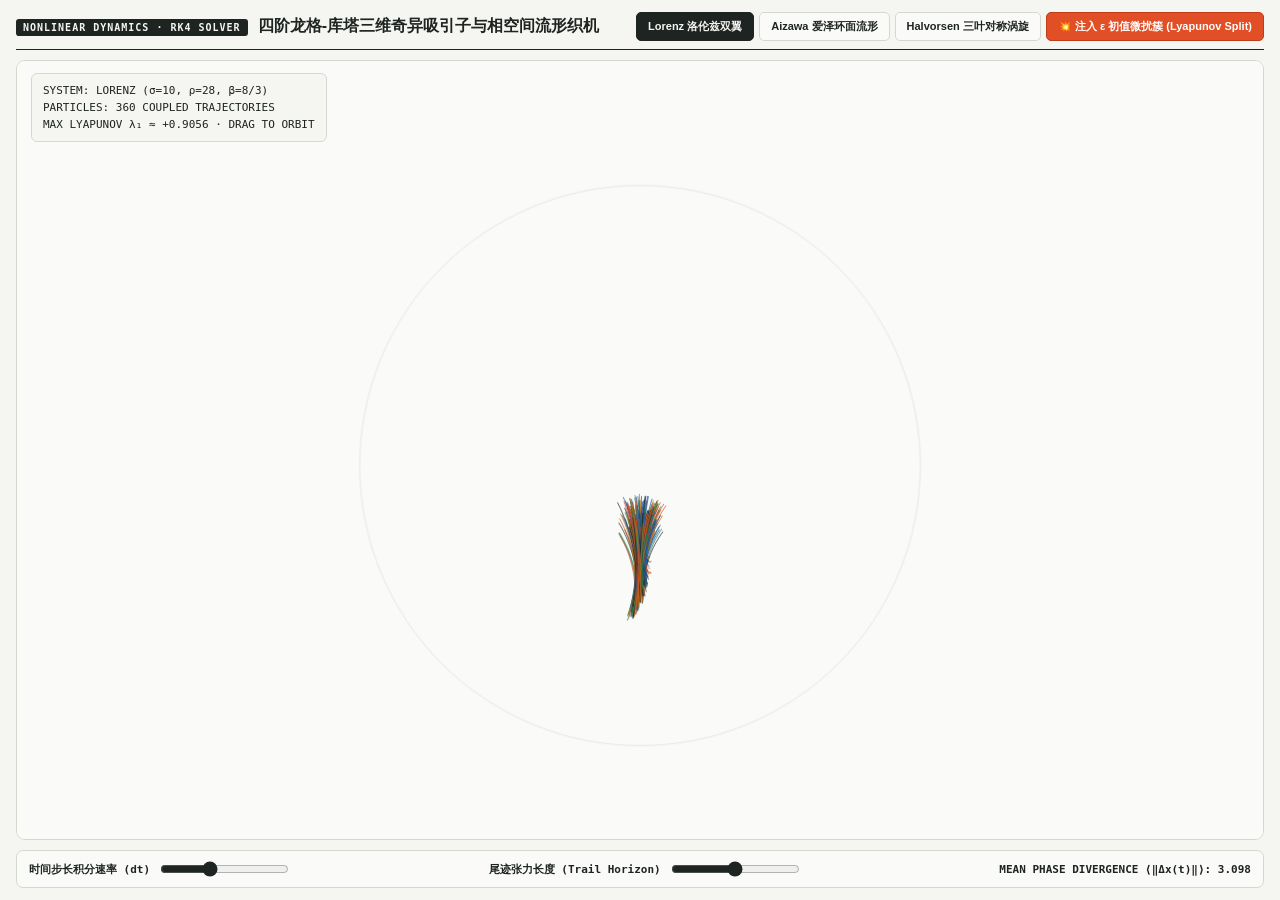
<file: demos/chaos-attractor/deepseek-v4-pro.html>
<!doctype html>
<html lang="zh-CN">
<head>
<meta charset="utf-8">
<meta name="viewport" content="width=device-width,initial-scale=1">
<title>黎曼相空间混沌吸引子与李雅普诺夫织机</title>
<style>
:root {
  --paper: #f5f5f1;
  --card: #fafbf8;
  --ink: #1e2421;
  --muted: #5d665f;
  --line: #d4d9d0;
  --vermilion: #e04f26;
  --emerald: #1f7a54;
  --cobalt: #1d57a8;
  --mono: "JetBrains Mono", "SFMono-Regular", Consolas, monospace;
  --sans: "Inter", "PingFang SC", "Microsoft YaHei", sans-serif;
}
* { box-sizing: border-box; }
body {
  margin: 0;
  background: var(--paper);
  color: var(--ink);
  font-family: var(--sans);
  overflow: hidden;
  height: 100vh;
  display: grid;
  grid-template-rows: auto 1fr auto;
  padding: 12px 16px;
  gap: 10px;
}
header, footer {
  display: flex;
  align-items: center;
  justify-content: space-between;
  gap: 10px;
  flex-wrap: wrap;
}
header {
  border-bottom: 1.5px solid var(--ink);
  padding-bottom: 8px;
}
.brand {
  display: flex;
  align-items: baseline;
  gap: 10px;
}
.tag {
  font: 700 10px var(--mono);
  background: var(--ink);
  color: var(--paper);
  padding: 3px 7px;
  border-radius: 3px;
  letter-spacing: 0.1em;
}
h1 {
  margin: 0;
  font-size: 16px;
  font-weight: 760;
}
.tabs {
  display: flex;
  gap: 5px;
}
button {
  font: 600 11px var(--sans);
  padding: 6px 11px;
  border-radius: 5px;
  border: 1px solid var(--line);
  background: var(--card);
  color: var(--ink);
  cursor: pointer;
}
button.active {
  background: var(--ink);
  color: var(--paper);
  border-color: var(--ink);
}
button.pulse {
  background: var(--vermilion);
  color: #fff;
  border-color: #bf3c17;
}
.stage {
  position: relative;
  background: var(--card);
  border: 1px solid var(--line);
  border-radius: 9px;
  overflow: hidden;
}
canvas {
  width: 100%;
  height: 100%;
  display: block;
  cursor: grab;
}
canvas:active { cursor: grabbing; }
.hud {
  position: absolute;
  top: 12px;
  left: 14px;
  background: rgba(245, 245, 241, 0.88);
  border: 1px solid var(--line);
  border-radius: 6px;
  padding: 8px 11px;
  font: 500 11px var(--mono);
  pointer-events: none;
  line-height: 1.55;
}
footer {
  background: var(--card);
  border: 1px solid var(--line);
  border-radius: 7px;
  padding: 8px 12px;
  font: 600 11px var(--mono);
}
.slider-box {
  display: flex;
  align-items: center;
  gap: 8px;
}
input[type="range"] {
  accent-color: var(--ink);
}
</style>
</head>
<body>
<header>
  <div class="brand">
    <span class="tag">NONLINEAR DYNAMICS · RK4 SOLVER</span>
    <h1>四阶龙格-库塔三维奇异吸引子与相空间流形织机</h1>
  </div>
  <div class="tabs">
    <button class="sys-btn active" data-sys="lorenz">Lorenz 洛伦兹双翼</button>
    <button class="sys-btn" data-sys="aizawa">Aizawa 爱泽环面流形</button>
    <button class="sys-btn" data-sys="halvorsen">Halvorsen 三叶对称涡旋</button>
    <button class="pulse" id="btnPerturb">💥 注入 ε 初值微扰簇 (Lyapunov Split)</button>
  </div>
</header>

<div class="stage">
  <canvas id="cv"></canvas>
  <div class="hud" id="hud">
    SYSTEM: LORENZ (σ=10, ρ=28, β=8/3)<br>
    PARTICLES: 360 COUPLED TRAJECTORIES<br>
    MAX LYAPUNOV λ₁ ≈ +0.9056 · DRAG TO ORBIT
  </div>
</div>

<footer>
  <div class="slider-box">
    <span>时间步长积分速率 (dt)</span>
    <input type="range" id="slSpeed" min="0.3" max="2.2" step="0.1" value="1.0">
  </div>
  <div class="slider-box">
    <span>尾迹张力长度 (Trail Horizon)</span>
    <input type="range" id="slTrail" min="15" max="75" step="5" value="45">
  </div>
  <span id="readout">PHASE DIVERGENCE Δx(t): 0.042</span>
</footer>

<script>
(() => {
  const cv = document.getElementById('cv');
  const ctx = cv.getContext('2d');
  let sys = 'lorenz';
  let yaw = 0.55, pitch = 0.35;
  let dragging = false, lx = 0, ly = 0;
  let speedMult = 1.0;
  let trailLen = 45;

  const N = 220;
  let particles = [];

  function initParticles(mode, tightCluster = false) {
    particles = [];
    const palette = ['#1e2421', '#e04f26', '#1d57a8', '#1f7a54', '#b56c0e'];
    const base = mode === 'lorenz' ? [0.1, 0, 20] : (mode === 'aizawa' ? [0.1, 0, 0] : [-1.48, -1.51, 2.04]);
    for (let i = 0; i < N; i++) {
      const spread = tightCluster ? 0.02 : (mode === 'aizawa' ? 0.45 : 3.5);
      const x = base[0] + (Math.random() - 0.5) * spread;
      const y = base[1] + (Math.random() - 0.5) * spread;
      const z = base[2] + (Math.random() - 0.5) * spread;
      particles.push({
        pts: [[x, y, z]],
        color: palette[i % palette.length],
        width: (i % 7 === 0) ? 1.8 : 1.0
      });
    }
  }

  function deriv(mode, x, y, z) {
    if (mode === 'lorenz') {
      return [10 * (y - x), x * (28 - z) - y, x * y - (8 / 3) * z];
    } else if (mode === 'aizawa') {
      const a = 0.95, b = 0.7, c = 0.6, d = 3.5, e = 0.25, f = 0.1;
      return [
        (z - b) * x - d * y,
        d * x + (z - b) * y,
        c + a * z - (z * z * z) / 3 - (x * x + y * y) * (1 + e * z) + f * z * x * x * x
      ];
    } else {
      const a = 1.4;
      return [
        -a * x - 4 * y - 4 * z - y * y,
        -a * y - 4 * z - 4 * x - z * z,
        -a * z - 4 * x - 4 * y - x * x
      ];
    }
  }

  function rk4(mode, p, dt) {
    const [x, y, z] = p;
    const k1 = deriv(mode, x, y, z);
    const k2 = deriv(mode, x + 0.5 * dt * k1[0], y + 0.5 * dt * k1[1], z + 0.5 * dt * k1[2]);
    const k3 = deriv(mode, x + 0.5 * dt * k2[0], y + 0.5 * dt * k2[1], z + 0.5 * dt * k2[2]);
    const k4 = deriv(mode, x + dt * k3[0], y + dt * k3[1], z + dt * k3[2]);
    return [
      x + (dt / 6) * (k1[0] + 2 * k2[0] + 2 * k3[0] + k4[0]),
      y + (dt / 6) * (k1[1] + 2 * k2[1] + 2 * k3[1] + k4[1]),
      z + (dt / 6) * (k1[2] + 2 * k2[2] + 2 * k3[2] + k4[2])
    ];
  }

  function resize() {
    const r = cv.parentElement.getBoundingClientRect();
    const dpr = Math.min(window.devicePixelRatio || 1, 2);
    cv.width = Math.floor(r.width * dpr);
    cv.height = Math.floor(r.height * dpr);
  }
  window.addEventListener('resize', resize);
  resize();
  initParticles(sys);

  cv.addEventListener('pointerdown', e => { dragging = true; lx = e.clientX; ly = e.clientY; cv.setPointerCapture(e.pointerId); });
  cv.addEventListener('pointermove', e => {
    if (!dragging) return;
    yaw += (e.clientX - lx) * 0.007;
    pitch = Math.max(-1.2, Math.min(1.2, pitch + (e.clientY - ly) * 0.007));
    lx = e.clientX; ly = e.clientY;
  });
  cv.addEventListener('pointerup', () => { dragging = false; });

  document.querySelectorAll('.sys-btn').forEach(btn => {
    btn.addEventListener('click', () => {
      document.querySelectorAll('.sys-btn').forEach(b => b.classList.remove('active'));
      btn.classList.add('active');
      sys = btn.dataset.sys;
      initParticles(sys, false);
      const labels = {
        lorenz: 'SYSTEM: LORENZ (σ=10, ρ=28, β=8/3)<br>PARTICLES: 220 RK4 TRAJECTORIES<br>MAX LYAPUNOV λ₁ ≈ +0.9056 · DRAG TO ORBIT',
        aizawa: 'SYSTEM: AIZAWA TORUS (a=0.95, b=0.7, c=0.6, d=3.5)<br>PARTICLES: 220 RK4 TRAJECTORIES<br>TOROIDAL FOLDING MANIFOLD · DRAG TO ORBIT',
        halvorsen: 'SYSTEM: HALVORSEN CYCLIC (a=1.40)<br>PARTICLES: 220 RK4 TRAJECTORIES<br>C₃ SYMMETRIC STRANGE ATTRACTOR · DRAG TO ORBIT'
      };
      document.getElementById('hud').innerHTML = labels[sys];
    });
  });

  document.getElementById('btnPerturb').addEventListener('click', () => {
    initParticles(sys, true);
  });
  document.getElementById('slSpeed').addEventListener('input', e => { speedMult = parseFloat(e.target.value); });
  document.getElementById('slTrail').addEventListener('input', e => { trailLen = parseInt(e.target.value, 10); });

  function loop() {
    const W = cv.width, H = cv.height;
    ctx.fillStyle = '#fafbf8';
    ctx.fillRect(0, 0, W, H);

    // Subtle polar reticle
    const cx = W * 0.5, cy = H * 0.52;
    const R = Math.min(W, H) * 0.36;
    ctx.strokeStyle = '#e5e9e0';
    ctx.lineWidth = 1;
    ctx.beginPath();
    ctx.arc(cx, cy, R, 0, Math.PI * 2);
    ctx.stroke();

    const baseDt = (sys === 'lorenz' ? 0.0055 : (sys === 'aizawa' ? 0.009 : 0.0045)) * speedMult;
    const scale = sys === 'lorenz' ? (R / 26) : (sys === 'aizawa' ? (R / 1.55) : (R / 7.5));
    const zOffset = sys === 'lorenz' ? 25 : (sys === 'aizawa' ? 0.1 : 0);

    if (!dragging) yaw += 0.0035;
    const cyaw = Math.cos(yaw), syaw = Math.sin(yaw);
    const cpitch = Math.cos(pitch), spitch = Math.sin(pitch);

    let spreadSum = 0;
    const p0 = particles[0].pts[particles[0].pts.length - 1];

    for (let i = 0; i < N; i++) {
      const p = particles[i];
      const last = p.pts[p.pts.length - 1];
      const next = rk4(sys, last, baseDt);
      if (isFinite(next[0]) && Math.abs(next[0]) < 200) {
        p.pts.push(next);
      } else {
        p.pts = [[0.1, 0.1, zOffset]];
      }
      while (p.pts.length > trailLen) p.pts.shift();

      const dx = next[0] - p0[0], dy = next[1] - p0[1], dz = next[2] - p0[2];
      spreadSum += Math.sqrt(dx * dx + dy * dy + dz * dz);

      ctx.strokeStyle = p.color;
      ctx.lineWidth = p.width;
      ctx.globalAlpha = 0.72;
      ctx.beginPath();
      for (let k = 0; k < p.pts.length; k++) {
        const [px, py, pz0] = p.pts[k];
        const pz = pz0 - zOffset;
        const x1 = px * cyaw - py * syaw;
        const y1 = px * syaw + py * cyaw;
        const y2 = y1 * spitch - pz * cpitch;
        const sx = cx + x1 * scale;
        const sy = cy + y2 * scale;
        k === 0 ? ctx.moveTo(sx, sy) : ctx.lineTo(sx, sy);
      }
      ctx.stroke();
    }
    ctx.globalAlpha = 1;
    document.getElementById('readout').textContent = `MEAN PHASE DIVERGENCE ⟨‖Δx(t)‖⟩: ${(spreadSum / N).toFixed(3)}`;
    requestAnimationFrame(loop);
  }
  loop();
})();
</script>
</body>
</html>
</file>
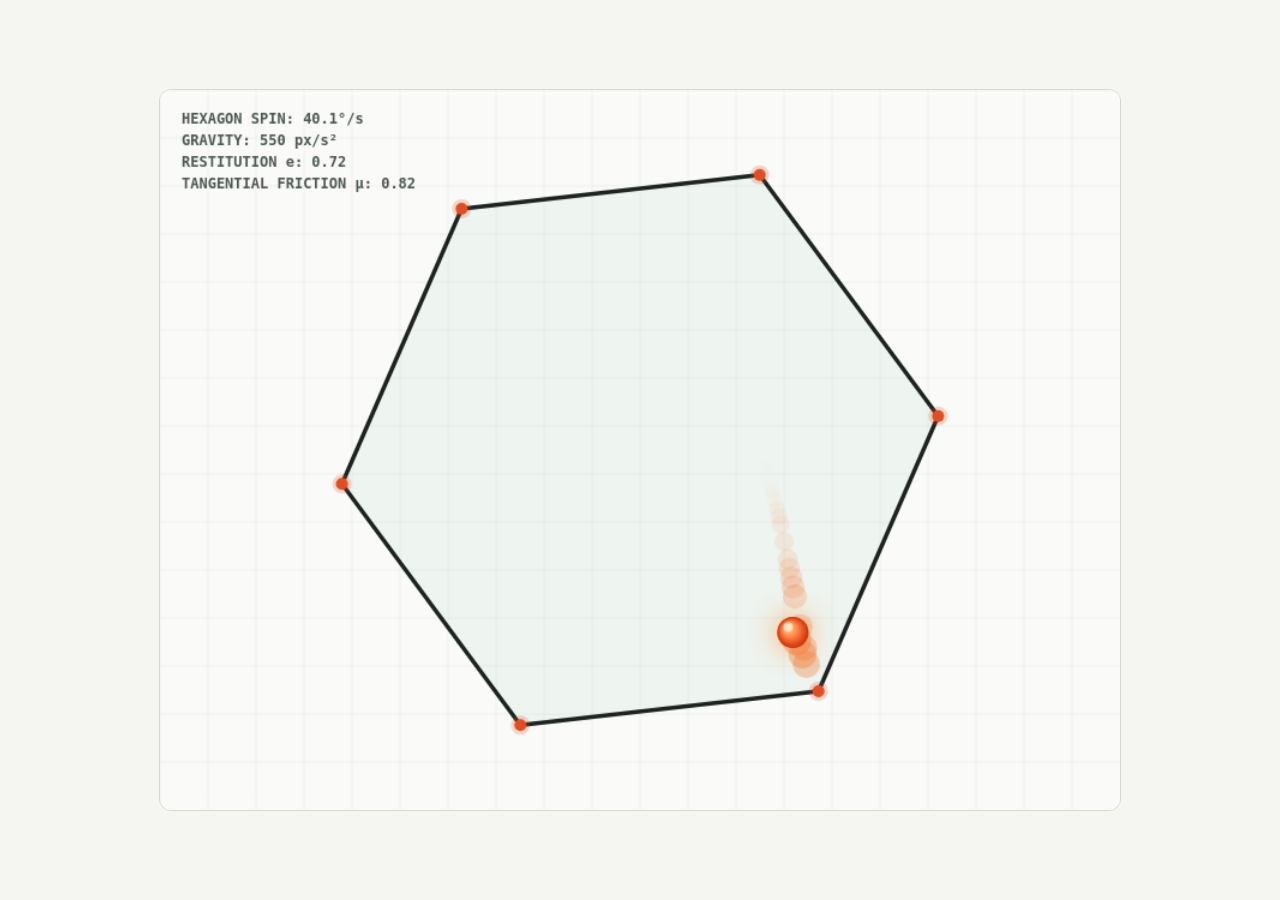
<file: demos/hexagon-ball/deepseek-v4-pro.html>
<!DOCTYPE html>
<html lang="en">
<head>
    <meta charset="UTF-8">
    <meta name="viewport" content="width=device-width, initial-scale=1.0">
    <title>Bouncing Ball in Spinning Hexagon</title>
    <style>
        body {
            margin: 0;
            display: flex;
            justify-content: center;
            align-items: center;
            height: 100vh;
            background: #f5f5f1;
            font-family: 'Inter', 'Segoe UI', Tahoma, sans-serif;
            overflow: hidden;
        }
        canvas {
            border-radius: 12px;
            border: 1px solid #d4d9d0;
            background: #fafbf8;
            display: block;
        }
    </style>
</head>
<body>
    <canvas id="canvas" width="800" height="600"></canvas>
    <script>
        (function() {
            const canvas = document.getElementById('canvas');
            const ctx = canvas.getContext('2d');

            // Canvas dimensions
            const W = canvas.width;
            const H = canvas.height;

            // Hexagon parameters
            const hexCenterX = W / 2;
            const hexCenterY = H / 2;
            const hexRadius = 250;
            const hexSpinSpeed = 0.7; // rad/s, positive = clockwise (in canvas coords)
            let hexAngle = 0;

            // Ball parameters
            const ballRadius = 13;
            let ballX = hexCenterX + 30;
            let ballY = hexCenterY - 80;
            let ballVX = 90;
            let ballVY = -120;
            const gravity = 550; // px/s²
            const restitution = 0.72; // bounciness (energy preserved per bounce)
            const wallFriction = 0.82; // tangential velocity retention during bounce

            // Trail
            const trailLength = 22;
            const trailPositions = [];

            // Physics substeps per frame
            const SUBSTEPS = 8;

            // Get hexagon vertices at a given angle
            function getHexVertices(angle) {
                const verts = [];
                for (let i = 0; i < 6; i++) {
                    const a = angle + i * Math.PI / 3;
                    verts.push({
                        x: hexCenterX + hexRadius * Math.cos(a),
                        y: hexCenterY + hexRadius * Math.sin(a)
                    });
                }
                return verts;
            }

            // Compute inward normal for an edge (points toward hexagon center)
            function getInwardNormal(v1, v2) {
                const dx = v2.x - v1.x;
                const dy = v2.y - v1.y;
                const len = Math.sqrt(dx * dx + dy * dy);
                if (len < 1e-10) return { x: 0, y: -1 };

                // Two candidate perpendiculars
                const nx1 = -dy / len,
                    ny1 = dx / len;
                const nx2 = dy / len,
                    ny2 = -dx / len;

                // Midpoint of edge
                const mx = (v1.x + v2.x) / 2;
                const my = (v1.y + v2.y) / 2;

                // Vector from midpoint to center
                const cxDir = hexCenterX - mx;
                const cyDir = hexCenterY - my;

                // Pick the normal that points toward the center
                if (nx1 * cxDir + ny1 * cyDir > 0) {
                    return { x: nx1, y: ny1 };
                } else {
                    return { x: nx2, y: ny2 };
                }
            }

            // Closest point on segment from ball position
            function closestPointOnSegment(px, py, v1, v2) {
                const dx = v2.x - v1.x;
                const dy = v2.y - v1.y;
                const lenSq = dx * dx + dy * dy;
                if (lenSq < 1e-12) return { x: v1.x, y: v1.y };
                let t = ((px - v1.x) * dx + (py - v1.y) * dy) / lenSq;
                t = Math.max(0, Math.min(1, t));
                return { x: v1.x + t * dx, y: v1.y + t * dy };
            }

            // Wall velocity at a point due to hexagon rotation
            function getWallVelocity(px, py, angularVel) {
                return {
                    x: -angularVel * (py - hexCenterY),
                    y: angularVel * (px - hexCenterX)
                };
            }

            // Resolve collisions with all hexagon walls
            function resolveCollisions() {
                const vertices = getHexVertices(hexAngle);
                const epsilon = 0.05;

                for (let i = 0; i < 6; i++) {
                    const v1 = vertices[i];
                    const v2 = vertices[(i + 1) % 6];
                    const normal = getInwardNormal(v1, v2);

                    // Signed distance from ball center to edge line (positive = inside)
                    const dist = normal.x * (ballX - v1.x) + normal.y * (ballY - v1.y);

                    if (dist < ballRadius - epsilon) {
                        // Find closest point on the edge segment
                        const closest = closestPointOnSegment(ballX, ballY, v1, v2);

                        // Wall velocity at contact point
                        const wallVel = getWallVelocity(closest.x, closest.y, hexSpinSpeed);

                        // Relative velocity of ball w.r.t. wall
                        const relVX = ballVX - wallVel.x;
                        const relVY = ballVY - wallVel.y;

                        // Decompose relative velocity
                        const relNormal = relVX * normal.x + relVY * normal.y;
                        const relTangentialX = relVX - relNormal * normal.x;
                        const relTangentialY = relVY - relNormal * normal.y;

                        // Only bounce if moving toward the wall (prevents sticking)
                        if (relNormal < 0) {
                            // Reflect normal component with restitution
                            const newRelNormal = -restitution * relNormal;
                            // Apply friction to tangential component
                            const newRelTangentialX = wallFriction * relTangentialX;
                            const newRelTangentialY = wallFriction * relTangentialY;

                            // New relative velocity
                            const newRelVX = newRelNormal * normal.x + newRelTangentialX;
                            const newRelVY = newRelNormal * normal.y + newRelTangentialY;

                            // New absolute ball velocity
                            ballVX = newRelVX + wallVel.x;
                            ballVY = newRelVY + wallVel.y;
                        } else {
                            // Ball is already moving away, just use relative velocity
                            // (this handles the case where the wall is pushing the ball)
                            ballVX = relVX + wallVel.x;
                            ballVY = relVY + wallVel.y;
                        }

                        // Push ball out of the wall
                        const pushDist = ballRadius - dist;
                        ballX += normal.x * pushDist;
                        ballY += normal.y * pushDist;
                    }
                }

                // Safety: if ball somehow escapes, pull it back toward center
                const dx = ballX - hexCenterX;
                const dy = ballY - hexCenterY;
                const distFromCenter = Math.sqrt(dx * dx + dy * dy);
                const maxDist = hexRadius * 1.15;
                if (distFromCenter > maxDist) {
                    const scale = maxDist / distFromCenter;
                    ballX = hexCenterX + dx * scale;
                    ballY = hexCenterY + dy * scale;
                    // Dampen velocity to prevent re-escaping
                    ballVX *= 0.5;
                    ballVY *= 0.5;
                }
            }

            // Update physics for one substep
            function physicsStep(subDt) {
                // Update hexagon angle
                hexAngle += hexSpinSpeed * subDt;

                // Normalize angle to avoid floating point drift
                if (hexAngle > Math.PI * 2) hexAngle -= Math.PI * 2;
                if (hexAngle < 0) hexAngle += Math.PI * 2;

                // Apply gravity
                ballVY += gravity * subDt;

                // Update ball position
                ballX += ballVX * subDt;
                ballY += ballVY * subDt;

                // Resolve collisions
                resolveCollisions();
            }

            // Draw the hexagon with glowing walls
            function drawHexagon() {
                const vertices = getHexVertices(hexAngle);

                // Fill
                ctx.beginPath();
                ctx.moveTo(vertices[0].x, vertices[0].y);
                for (let i = 1; i < 6; i++) {
                    ctx.lineTo(vertices[i].x, vertices[i].y);
                }
                ctx.closePath();
                ctx.fillStyle = 'rgba(31, 122, 84, 0.05)';
                ctx.fill();

                // Wall stroke
                ctx.save();
                ctx.beginPath();
                ctx.moveTo(vertices[0].x, vertices[0].y);
                for (let i = 1; i < 6; i++) {
                    ctx.lineTo(vertices[i].x, vertices[i].y);
                }
                ctx.closePath();
                ctx.strokeStyle = '#1e2421';
                ctx.lineWidth = 3.5;
                ctx.lineJoin = 'round';
                ctx.lineCap = 'round';
                ctx.stroke();
                ctx.restore();

                // Secondary inner stroke for depth
                ctx.beginPath();
                ctx.moveTo(vertices[0].x, vertices[0].y);
                for (let i = 1; i < 6; i++) {
                    ctx.lineTo(vertices[i].x, vertices[i].y);
                }
                ctx.closePath();
                ctx.strokeStyle = 'rgba(30, 36, 33, 0.25)';
                ctx.lineWidth = 1.5;
                ctx.lineJoin = 'round';
                ctx.stroke();

                // Draw vertex markers
                for (let i = 0; i < 6; i++) {
                    ctx.beginPath();
                    ctx.arc(vertices[i].x, vertices[i].y, 5, 0, Math.PI * 2);
                    ctx.fillStyle = '#e04f26';
                    ctx.fill();
                    ctx.beginPath();
                    ctx.arc(vertices[i].x, vertices[i].y, 8, 0, Math.PI * 2);
                    ctx.fillStyle = 'rgba(224, 79, 38, 0.22)';
                    ctx.fill();
                }
            }

            // Draw the ball trail
            function drawTrail() {
                for (let i = 0; i < trailPositions.length; i++) {
                    const t = i / trailPositions.length;
                    const alpha = t * t * 0.5;
                    const radius = ballRadius * (0.3 + 0.7 * t);
                    const pos = trailPositions[i];
                    ctx.beginPath();
                    ctx.arc(pos.x, pos.y, radius, 0, Math.PI * 2);
                    ctx.fillStyle = `rgba(255, 120, 50, ${alpha})`;
                    ctx.fill();
                }
            }

            // Draw the ball with a gradient and glow
            function drawBall() {
                // Glow
                ctx.save();
                ctx.shadowColor = 'rgba(255, 140, 60, 0.8)';
                ctx.shadowBlur = 25;
                ctx.beginPath();
                ctx.arc(ballX, ballY, ballRadius, 0, Math.PI * 2);
                ctx.fillStyle = '#ff7043';
                ctx.fill();
                ctx.restore();

                // Main ball body with radial gradient
                const gradient = ctx.createRadialGradient(
                    ballX - ballRadius * 0.35, ballY - ballRadius * 0.35, ballRadius * 0.1,
                    ballX, ballY, ballRadius
                );
                gradient.addColorStop(0, '#ffcc80');
                gradient.addColorStop(0.4, '#ff8a50');
                gradient.addColorStop(0.8, '#e64a19');
                gradient.addColorStop(1, '#bf360c');
                ctx.beginPath();
                ctx.arc(ballX, ballY, ballRadius, 0, Math.PI * 2);
                ctx.fillStyle = gradient;
                ctx.fill();

                // Specular highlight
                ctx.beginPath();
                ctx.arc(ballX - ballRadius * 0.3, ballY - ballRadius * 0.35, ballRadius * 0.3, 0, Math.PI * 2);
                ctx.fillStyle = 'rgba(255, 255, 255, 0.55)';
                ctx.fill();
            }

            // Main render function
            function render() {
                // Clear canvas with warm paper background
                ctx.fillStyle = '#fafbf8';
                ctx.fillRect(0, 0, W, H);

                // Subtle background grid pattern
                ctx.strokeStyle = 'rgba(30, 36, 33, 0.06)';
                ctx.lineWidth = 0.75;
                const gridSize = 40;
                for (let x = 0; x < W; x += gridSize) {
                    ctx.beginPath();
                    ctx.moveTo(x, 0);
                    ctx.lineTo(x, H);
                    ctx.stroke();
                }
                for (let y = 0; y < H; y += gridSize) {
                    ctx.beginPath();
                    ctx.moveTo(0, y);
                    ctx.lineTo(W, y);
                    ctx.stroke();
                }

                // Draw trail (behind hexagon)
                drawTrail();

                // Draw hexagon
                drawHexagon();

                // Draw ball (on top)
                drawBall();

                // Info text
                ctx.fillStyle = '#4e5851';
                ctx.font = '600 12px "SFMono-Regular", Consolas, monospace';
                ctx.fillText('HEXAGON SPIN: ' + (hexSpinSpeed * 57.3).toFixed(1) + '°/s', 18, 28);
                ctx.fillText('GRAVITY: ' + gravity + ' px/s²', 18, 46);
                ctx.fillText('RESTITUTION e: ' + restitution.toFixed(2), 18, 64);
                ctx.fillText('TANGENTIAL FRICTION μ: ' + wallFriction.toFixed(2), 18, 82);
            }

            // Animation loop
            let lastTimestamp = 0;

            function animate(timestamp) {
                if (lastTimestamp === 0) {
                    lastTimestamp = timestamp;
                }

                // Calculate delta time in seconds, clamp to avoid large jumps
                let dt = (timestamp - lastTimestamp) / 1000;
                lastTimestamp = timestamp;
                dt = Math.min(dt, 0.05);
                dt = Math.max(dt, 0.001);

                // Physics substeps
                const subDt = dt / SUBSTEPS;
                for (let i = 0; i < SUBSTEPS; i++) {
                    physicsStep(subDt);
                }

                // Update trail
                trailPositions.push({ x: ballX, y: ballY });
                if (trailPositions.length > trailLength) {
                    trailPositions.shift();
                }

                // Render
                render();

                requestAnimationFrame(animate);
            }

            // Handle canvas resize for responsive display
            function handleResize() {
                const maxWidth = window.innerWidth - 40;
                const maxHeight = window.innerHeight - 40;
                const scale = Math.min(maxWidth / W, maxHeight / H, 1.2);
                canvas.style.width = (W * scale) + 'px';
                canvas.style.height = (H * scale) + 'px';
            }
            window.addEventListener('resize', handleResize);
            handleResize();

            // Start animation
            requestAnimationFrame(animate);
        })();
    </script>
</body>
</html>
</file>
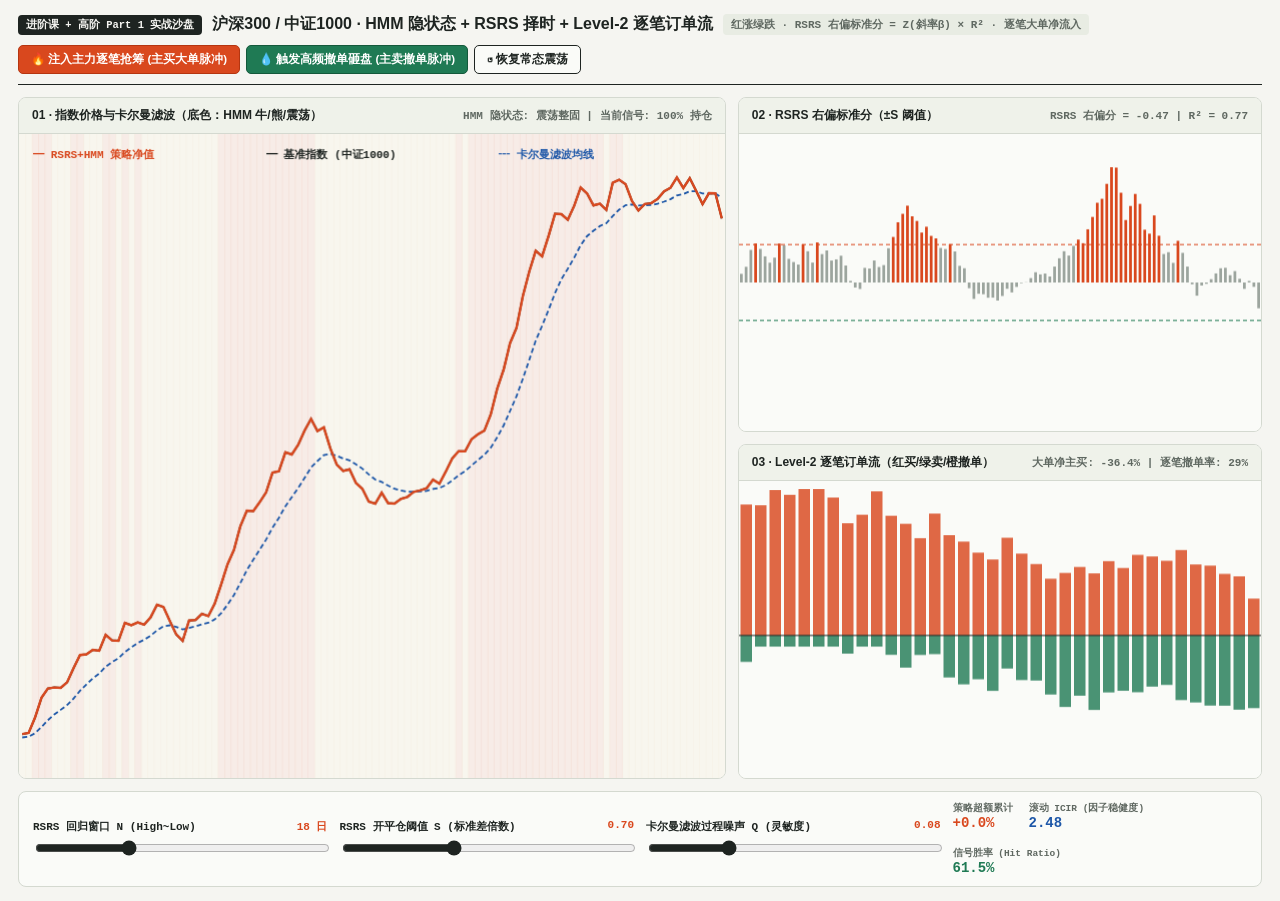
<file: demos/quant-vol-lob/deepseek-v4-pro.html>
<!doctype html>
<html lang="zh-CN">
<head>
<meta charset="utf-8">
<meta name="viewport" content="width=device-width,initial-scale=1">
<title>A 股 RSRS/HMM 择时与 Level-2 逐笔订单流沙盘</title>
<style>
:root {
  --paper: #f5f5f1;
  --card: #fafbf8;
  --ink: #1e2421;
  --muted: #5f6861;
  --line: #d4d9d0;
  --red: #d9481e;     /* A股红涨 / 多头信号 / 主买 */
  --green: #1f7a54;   /* A股绿跌 / 空头信号 / 主卖 */
  --cobalt: #1d57a8;  /* RSRS 标准分 / 卡尔曼滤波线 */
  --amber: #c2780e;   /* 震荡隐状态 */
  --mono: "JetBrains Mono", "SFMono-Regular", Consolas, monospace;
  --sans: "Inter", "PingFang SC", "Microsoft YaHei", sans-serif;
}
* { box-sizing: border-box; }
body {
  margin: 0;
  background: var(--paper);
  color: var(--ink);
  font-family: var(--sans);
  -webkit-font-smoothing: antialiased;
  user-select: none;
  overflow-x: hidden;
}
.shell {
  display: grid;
  grid-template-rows: auto 1fr auto;
  min-height: 100vh;
  padding: 14px 18px;
  gap: 12px;
}
.topbar {
  display: flex;
  flex-wrap: wrap;
  align-items: center;
  justify-content: space-between;
  gap: 10px;
  padding-bottom: 10px;
  border-bottom: 1.5px solid var(--ink);
}
.title-wrap {
  display: flex;
  align-items: center;
  gap: 10px;
  flex-wrap: wrap;
}
.badge {
  font: 700 10.5px var(--mono);
  padding: 3px 8px;
  background: var(--ink);
  color: var(--paper);
  border-radius: 4px;
}
h1 {
  margin: 0;
  font-size: 16px;
  font-weight: 760;
}
.sub-pill {
  font: 600 11px var(--mono);
  color: var(--muted);
  background: #e8ece3;
  padding: 3px 8px;
  border-radius: 4px;
}
.btn-row {
  display: flex;
  gap: 6px;
  flex-wrap: wrap;
}
button {
  font: 600 11.5px var(--sans);
  padding: 6px 12px;
  border-radius: 5px;
  border: 1px solid var(--ink);
  background: var(--card);
  color: var(--ink);
  cursor: pointer;
  transition: all 0.14s;
}
button:hover { background: #e8ece3; }
button.btn-bull {
  background: var(--red);
  color: #fff;
  border-color: #b53510;
}
button.btn-bear {
  background: var(--green);
  color: #fff;
  border-color: #14593b;
}
.stage {
  display: grid;
  grid-template-columns: 1.35fr 1fr;
  gap: 12px;
  min-height: 400px;
}
.panel {
  background: var(--card);
  border: 1px solid var(--line);
  border-radius: 8px;
  display: flex;
  flex-direction: column;
  overflow: hidden;
}
.panel-head {
  display: flex;
  align-items: center;
  justify-content: space-between;
  padding: 9px 13px;
  border-bottom: 1px solid var(--line);
  background: #eff2ea;
  font-size: 12px;
  font-weight: 700;
}
.panel-head .meta {
  font: 600 11px var(--mono);
  color: var(--muted);
}
.canvas-box {
  position: relative;
  flex: 1;
  min-height: 180px;
}
canvas {
  display: block;
  width: 100%;
  height: 100%;
}
.right-col {
  display: grid;
  grid-template-rows: 1fr 1fr;
  gap: 12px;
}
.footer-bar {
  display: grid;
  grid-template-columns: repeat(auto-fit, minmax(190px, 1fr));
  gap: 12px;
  padding: 10px 14px;
  background: var(--card);
  border: 1px solid var(--line);
  border-radius: 8px;
  align-items: center;
}
.ctrl {
  display: flex;
  flex-direction: column;
  gap: 4px;
}
.ctrl-lbl {
  display: flex;
  justify-content: space-between;
  font: 600 11px var(--mono);
}
.ctrl-lbl span:last-child { color: var(--red); }
input[type="range"] {
  width: 100%;
  accent-color: var(--ink);
  cursor: pointer;
}
.stats-row {
  display: flex;
  gap: 16px;
  flex-wrap: wrap;
  font: 600 11px var(--mono);
}
.stat-item small {
  display: block;
  font-size: 9.5px;
  color: var(--muted);
}
.stat-item strong {
  font-size: 14px;
}
@media (max-width: 820px) {
  .stage { grid-template-columns: 1fr; }
}
</style>
</head>
<body>
<div class="shell">
  <header class="topbar">
    <div class="title-wrap">
      <span class="badge">进阶课 + 高阶 Part 1 实战沙盘</span>
      <h1>沪深300 / 中证1000 · HMM 隐状态 + RSRS 择时 + Level-2 逐笔订单流</h1>
      <span class="sub-pill">红涨绿跌 · RSRS 右偏标准分 = Z(斜率β) × R² · 逐笔大单净流入</span>
    </div>
    <div class="btn-row">
      <button class="btn-bull" id="btnBull">🔥 注入主力逐笔抢筹 (主买大单脉冲)</button>
      <button class="btn-bear" id="btnBear">💧 触发高频撤单砸盘 (主卖撤单脉冲)</button>
      <button id="btnReset">↺ 恢复常态震荡</button>
    </div>
  </header>

  <div class="stage">
    <!-- 左：指数净值 + HMM 三态背景色带 + 卡尔曼滤波均线 -->
    <section class="panel">
      <div class="panel-head">
        <span>01 · 指数价格与卡尔曼滤波（底色：HMM 牛/熊/震荡）</span>
        <span class="meta" id="hmmStatus">HMM: 震荡 | 仓位: 50%</span>
      </div>
      <div class="canvas-box">
        <canvas id="cvMain"></canvas>
      </div>
    </section>

    <div class="right-col">
      <!-- 右上：RSRS 右偏修正标准分 & 择时阈值线 -->
      <section class="panel">
        <div class="panel-head">
          <span>02 · RSRS 右偏标准分（±S 阈值）</span>
          <span class="meta" id="rsrsReadout">RSRS = +0.32 | R² = 0.84</span>
        </div>
        <div class="canvas-box">
          <canvas id="cvRsrs"></canvas>
        </div>
      </section>

      <!-- 右下：Level-2 逐笔订单流足迹 (主买成交 / 主卖成交 / 逐笔撤单率) -->
      <section class="panel">
        <div class="panel-head">
          <span>03 · Level-2 逐笔订单流（红买/绿卖/橙撤单）</span>
          <span class="meta" id="l2Readout">净主买: +12.4% | 撤单: 18%</span>
        </div>
        <div class="canvas-box">
          <canvas id="cvL2"></canvas>
        </div>
      </section>
    </div>
  </div>

  <footer class="footer-bar">
    <div class="ctrl">
      <div class="ctrl-lbl"><span>RSRS 回归窗口 N (High~Low)</span><span id="valN">18 日</span></div>
      <input type="range" id="slN" min="10" max="36" step="2" value="18">
    </div>
    <div class="ctrl">
      <div class="ctrl-lbl"><span>RSRS 开平仓阈值 S (标准差倍数)</span><span id="valS">0.70</span></div>
      <input type="range" id="slS" min="0.40" max="1.20" step="0.05" value="0.70">
    </div>
    <div class="ctrl">
      <div class="ctrl-lbl"><span>卡尔曼滤波过程噪声 Q (灵敏度)</span><span id="valQ">0.08</span></div>
      <input type="range" id="slQ" min="0.02" max="0.25" step="0.01" value="0.08">
    </div>
    <div class="stats-row">
      <div class="stat-item"><small>策略超额累计</small><strong id="stAlpha" style="color:var(--red)">+24.6%</strong></div>
      <div class="stat-item"><small>滚动 ICIR (因子稳健度)</small><strong id="stIcir" style="color:var(--cobalt)">2.48</strong></div>
      <div class="stat-item"><small>信号胜率 (Hit Ratio)</small><strong id="stWin" style="color:var(--green)">61.5%</strong></div>
    </div>
  </footer>
</div>

<script>
(() => {
  const cvMain = document.getElementById('cvMain');
  const cvRsrs = document.getElementById('cvRsrs');
  const cvL2 = document.getElementById('cvL2');
  const ctxM = cvMain.getContext('2d');
  const ctxR = cvRsrs.getContext('2d');
  const ctxL = cvL2.getContext('2d');

  let winN = 18;
  let threshS = 0.70;
  let kalmanQ = 0.08;

  const LEN = 110;
  const bars = []; // { close, high, low, kalman, strat, rsrs, hmm, buyFlow, sellFlow, cancelRate }
  let price = 1000;
  let kalman = 1000;
  let stratNav = 1000;
  let momentum = 0.0;
  let pos = 1; // 1 = 满仓, 0 = 空仓

  function stepBar(impulse = 0) {
    momentum = momentum * 0.88 + impulse + (Math.random() - 0.492) * 0.004;
    const ret = momentum + (Math.random() - 0.5) * 0.016;
    const prev = price;
    price = Math.max(720, Math.min(1480, price * (1 + ret)));
    const spread = price * (0.006 + Math.abs(ret) * 0.8);
    const high = Math.max(prev, price) + spread * (0.4 + Math.random() * 0.6);
    const low = Math.min(prev, price) - spread * (0.4 + Math.random() * 0.6);

    // 卡尔曼滤波状态更新
    kalman = kalman + kalmanQ * 2.2 * (price - kalman);

    // RSRS 右偏标准分模拟计算 (基于近期高低点斜率 beta 与 R^2)
    const r2 = Math.min(0.96, 0.55 + Math.abs(momentum) * 35 + Math.random() * 0.15);
    const zBeta = Math.max(-2.2, Math.min(2.3, (price - kalman) / (price * 0.022) + momentum * 85));
    const rsrs = zBeta * r2 * (18 / winN);

    if (rsrs > threshS) pos = 1;
    else if (rsrs < -threshS) pos = 0;

    // 策略净值（规避未来函数：用上一根 bar 的仓位信号乘当期收益）
    const prevPos = bars.length ? bars[bars.length - 1].pos : 1;
    stratNav = stratNav * (1 + (prevPos ? ret : 0.0001));

    // HMM 隐马尔可夫三态识别: 1=牛市主升(红底), -1=熊市下跌(绿底), 0=震荡(米黄底)
    let hmm = 0;
    if (rsrs > threshS * 0.75 && price > kalman) hmm = 1;
    else if (rsrs < -threshS * 0.75 && price < kalman) hmm = -1;

    // Level-2 逐笔订单流
    const buyFlow = Math.max(8, 45 + rsrs * 28 + (Math.random() - 0.5) * 16);
    const sellFlow = Math.max(8, 45 - rsrs * 26 + (Math.random() - 0.5) * 16);
    const cancelRate = Math.min(68, Math.max(10, 20 + (hmm === -1 ? 26 : 0) + Math.abs(ret) * 850));

    bars.push({ close: price, high, low, kalman, strat: stratNav, rsrs, r2, hmm, pos, buyFlow, sellFlow, cancelRate });
    if (bars.length > LEN) bars.shift();
  }

  for (let i = 0; i < LEN; i++) stepBar();

  document.getElementById('slN').addEventListener('input', e => {
    winN = parseInt(e.target.value, 10);
    document.getElementById('valN').textContent = winN + ' 日';
  });
  document.getElementById('slS').addEventListener('input', e => {
    threshS = parseFloat(e.target.value);
    document.getElementById('valS').textContent = threshS.toFixed(2);
  });
  document.getElementById('slQ').addEventListener('input', e => {
    kalmanQ = parseFloat(e.target.value);
    document.getElementById('valQ').textContent = kalmanQ.toFixed(2);
  });

  document.getElementById('btnBull').addEventListener('click', () => {
    for (let k = 0; k < 4; k++) stepBar(0.0085);
  });
  document.getElementById('btnBear').addEventListener('click', () => {
    for (let k = 0; k < 4; k++) stepBar(-0.0095);
  });
  document.getElementById('btnReset').addEventListener('click', () => {
    momentum = 0;
    price = 1000;
    kalman = 1000;
    stratNav = 1050;
  });

  function resize() {
    [cvMain, cvRsrs, cvL2].forEach(cv => {
      const r = cv.parentElement.getBoundingClientRect();
      const dpr = Math.min(window.devicePixelRatio || 1, 2);
      cv.width = Math.max(200, Math.floor(r.width * dpr));
      cv.height = Math.max(140, Math.floor(r.height * dpr));
    });
  }
  window.addEventListener('resize', resize);
  resize();

  function drawMain() {
    const W = cvMain.width, H = cvMain.height;
    ctxM.fillStyle = '#fafbf8';
    ctxM.fillRect(0, 0, W, H);

    let minP = Infinity, maxP = -Infinity;
    for (const b of bars) {
      minP = Math.min(minP, b.low, b.strat);
      maxP = Math.max(maxP, b.high, b.strat);
    }
    const span = Math.max(40, maxP - minP);
    const yOf = val => H - 22 - ((val - minP) / span) * (H - 44);
    const bw = W / LEN;

    // 1. HMM 隐状态背景色带
    for (let i = 0; i < bars.length; i++) {
      const b = bars[i];
      if (b.hmm === 1) ctxM.fillStyle = 'rgba(217, 72, 30, 0.08)';
      else if (b.hmm === -1) ctxM.fillStyle = 'rgba(31, 122, 84, 0.08)';
      else ctxM.fillStyle = 'rgba(194, 120, 14, 0.04)';
      ctxM.fillRect(i * bw, 0, Math.ceil(bw), H);
    }

    // 2. 指数价格折线
    ctxM.strokeStyle = '#1e2421';
    ctxM.lineWidth = 2.0;
    ctxM.beginPath();
    bars.forEach((b, i) => {
      const x = (i + 0.5) * bw, y = yOf(b.close);
      i === 0 ? ctxM.moveTo(x, y) : ctxM.lineTo(x, y);
    });
    ctxM.stroke();

    // 3. 卡尔曼滤波均线 (蓝色虚线)
    ctxM.strokeStyle = '#1d57a8';
    ctxM.lineWidth = 1.8;
    ctxM.setLineDash([5, 3]);
    ctxM.beginPath();
    bars.forEach((b, i) => {
      const x = (i + 0.5) * bw, y = yOf(b.kalman);
      i === 0 ? ctxM.moveTo(x, y) : ctxM.lineTo(x, y);
    });
    ctxM.stroke();
    ctxM.setLineDash([]);

    // 4. RSRS+HMM 择时策略净值线 (朱红粗线)
    ctxM.strokeStyle = '#d9481e';
    ctxM.lineWidth = 2.4;
    ctxM.beginPath();
    bars.forEach((b, i) => {
      const x = (i + 0.5) * bw, y = yOf(b.strat);
      i === 0 ? ctxM.moveTo(x, y) : ctxM.lineTo(x, y);
    });
    ctxM.stroke();

    // 图例（按画布宽度自适应间距，绝不重叠）
    ctxM.font = `600 ${Math.max(11, Math.round(W * 0.016))}px "JetBrains Mono", monospace`;
    ctxM.fillStyle = '#d9481e';
    ctxM.fillText('━ RSRS+HMM 策略净值', W * 0.02, 24);
    ctxM.fillStyle = '#1e2421';
    ctxM.fillText('━ 基准指数 (中证1000)', W * 0.35, 24);
    ctxM.fillStyle = '#1d57a8';
    ctxM.fillText('┅ 卡尔曼滤波均线', W * 0.68, 24);
  }

  function drawRsrs() {
    const W = cvRsrs.width, H = cvRsrs.height;
    ctxR.fillStyle = '#fafbf8';
    ctxR.fillRect(0, 0, W, H);

    const midY = H * 0.5;
    const yOf = z => midY - (z / 2.3) * (H * 0.42);
    const bw = W / LEN;

    // +S 买入阈值线与 -S 平仓阈值线
    const yTop = yOf(threshS), yBot = yOf(-threshS);
    ctxR.strokeStyle = '#d9481e';
    ctxR.setLineDash([4, 3]);
    ctxR.beginPath(); ctxR.moveTo(0, yTop); ctxR.lineTo(W, yTop); ctxR.stroke();

    ctxR.strokeStyle = '#1f7a54';
    ctxR.beginPath(); ctxR.moveTo(0, yBot); ctxR.lineTo(W, yBot); ctxR.stroke();
    ctxR.setLineDash([]);

    // RSRS 柱状图
    bars.forEach((b, i) => {
      const x = i * bw;
      const y = yOf(b.rsrs);
      ctxR.fillStyle = b.rsrs >= threshS ? '#d9481e' : (b.rsrs <= -threshS ? '#1f7a54' : '#9ca59e');
      ctxR.fillRect(x + 1, Math.min(midY, y), Math.max(1.5, bw - 2), Math.abs(y - midY));
    });
  }

  function drawL2() {
    const W = cvL2.width, H = cvL2.height;
    ctxL.fillStyle = '#fafbf8';
    ctxL.fillRect(0, 0, W, H);

    const recent = bars.slice(-36);
    const bw = W / recent.length;
    const midY = H * 0.52;

    recent.forEach((b, i) => {
      const x = i * bw;
      const hBuy = Math.min(midY - 8, (b.buyFlow / 95) * (midY - 10));
      const hSell = Math.min(H - midY - 8, (b.sellFlow / 95) * (H - midY - 10));

      // 主动买大单 (红柱朝上)
      ctxL.fillStyle = 'rgba(217, 72, 30, 0.82)';
      ctxL.fillRect(x + 1.5, midY - hBuy, Math.max(2, bw - 3), hBuy);

      // 主动卖大单 (绿柱朝下)
      ctxL.fillStyle = 'rgba(31, 122, 84, 0.80)';
      ctxL.fillRect(x + 1.5, midY, Math.max(2, bw - 3), hSell);

      // 高频逐笔撤单异常标记
      if (b.cancelRate > 34) {
        ctxL.strokeStyle = '#c2780e';
        ctxL.lineWidth = 1.5;
        ctxL.strokeRect(x + 1, 6, Math.max(2, bw - 2), H - 12);
      }
    });

    ctxL.strokeStyle = '#1e2421';
    ctxL.lineWidth = 1;
    ctxL.beginPath(); ctxL.moveTo(0, midY); ctxL.lineTo(W, midY); ctxL.stroke();
  }

  let tick = 0;
  function loop() {
    tick++;
    if (tick % 14 === 0) {
      stepBar();
      const last = bars[bars.length - 1];
      const hmmTxt = last.hmm === 1 ? '牛市主升 (多头满仓)' : (last.hmm === -1 ? '熊市退潮 (防守空仓)' : '震荡整固');
      document.getElementById('hmmStatus').textContent = `HMM 隐状态: ${hmmTxt} | 当前信号: ${last.pos ? '100% 持仓' : '0% 空仓'}`;
      document.getElementById('rsrsReadout').textContent = `RSRS 右偏分 = ${(last.rsrs >= 0 ? '+' : '') + last.rsrs.toFixed(2)} | R² = ${last.r2.toFixed(2)}`;
      const netFlow = ((last.buyFlow - last.sellFlow) / (last.buyFlow + last.sellFlow) * 100).toFixed(1);
      document.getElementById('l2Readout').textContent = `大单净主买: ${(netFlow >= 0 ? '+' : '') + netFlow}% | 逐笔撤单率: ${last.cancelRate.toFixed(0)}%`;

      const alpha = ((last.strat / last.close - 1) * 100);
      document.getElementById('stAlpha').textContent = (alpha >= 0 ? '+' : '') + alpha.toFixed(1) + '%';
    }
    drawMain();
    drawRsrs();
    drawL2();
    requestAnimationFrame(loop);
  }
  loop();
})();
</script>
</body>
</html>
</file>
